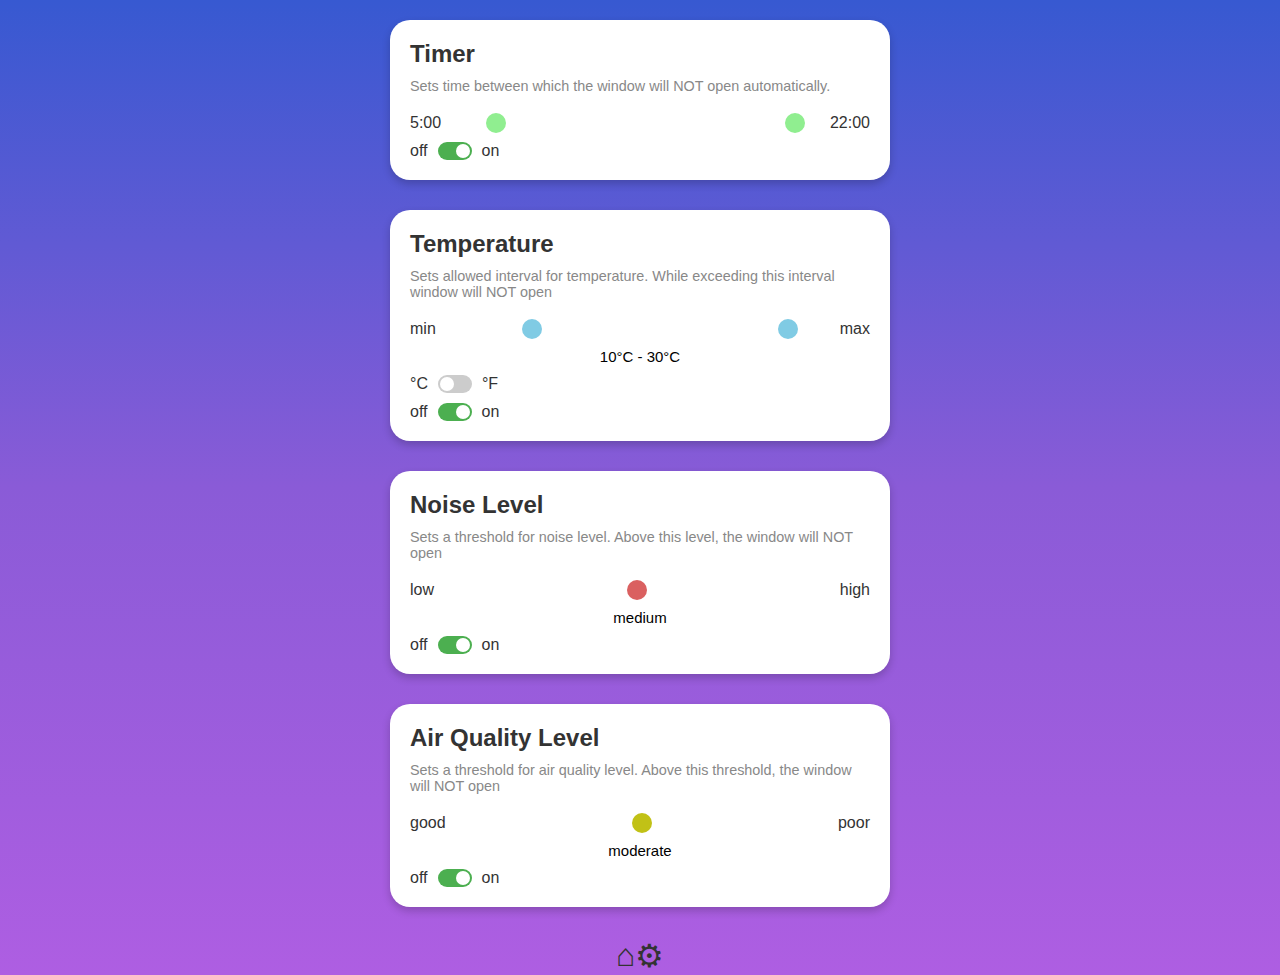
<file: settings_user.html>
<!DOCTYPE html>
<html lang="en">
<head>
    <meta charset="UTF-8">
    <meta name="viewport" content="width=device-width, initial-scale=1.0">
    <title>IoT Control Panel</title>
	<link rel="stylesheet" href="styles.css">
</head>
<body>

    <!-- Timer Control -->
    <div class="container">
        <h2>Timer</h2>
        <p class="description">Sets time between which the window will NOT open automatically.</p>
        <div class="slider-container">
            <span id="timer-start-label" class="slider-label">5:00</span>
            <input type="range" min="0" max="24" step="1" value="5" class="slider timer-slider on-left-fill" id="timer-start" oninput="updateTimer()" style="--color: lightgreen;">
            <input type="range" min="0" max="24" step="1" value="22" class="slider timer-slider on-right-fill" id="timer-end" oninput="updateTimer()" style="--color: lightgreen;">
            <span id="timer-end-label" class="slider-label">22:00</span>
        </div>
        <div class="switch-container">
            <span>off</span>
            <label class="switch">
                <input type="checkbox" checked>
                <span class="slider-switch"></span>
            </label>
            <span>on</span>
        </div>
    </div>

    <!-- Temperature Control -->
    <div class="container">
        <h2>Temperature</h2>
        <p class="description">Sets allowed interval for temperature. While exceeding this interval window will NOT open </p>
        <div class="slider-container">
            <span class="slider-label">min</span>
            <input type="range" min="-15" max="40" value="10" class="slider temp-slider on-right-fill" id="temperature-min" oninput="updateTemperature()" style="--color: lightblue;">
            <input type="range" min="-15" max="40" value="30" class="slider temp-slider on-left-fill" id="temperature-max" oninput="updateTemperature()" style="--color: lightblue;">
            <span class="slider-label">max</span>
        </div>        
        <div class="center-label medium-label"><span id="temp-display">10°C - 30°C</span></div>
        <div class="switch-container">
            <span>°C</span>
            <label class="switch">
                <input type="checkbox" id="temp-toggle" onchange="toggleTemperatureUnit()">
                <span class="slider-switch"></span>
            </label>
            <span>°F</span>
        </div>
        <div class="switch-container">
            <span>off</span>
            <label class="switch">
                <input type="checkbox" checked>
                <span class="slider-switch"></span>
            </label>
            <span>on</span>
        </div>
    </div>

    <!-- Noise Level Control -->
    <div class="container">
        <h2>Noise Level</h2>
        <p class="description">Sets a threshold for noise level. Above this level, the window will NOT open</p>
        <div class="slider-container">
            <span class="slider-label">low</span>
            <input type="range" min="0" max="2" step="1" value="1" class="slider noise-slider on-left-fill" id="noise" oninput="updateNoiseLevel()" style="--color: lightcoral;">
            <span class="slider-label">high</span>
        </div>
        <div class="center-label medium-label">medium</div>
        <div class="switch-container">
            <span>off</span>
            <label class="switch">
                <input type="checkbox" checked>
                <span class="slider-switch"></span>
            </label>
            <span>on</span>
        </div>
    </div>

    <!-- Air Quality Control -->
    <div class="container">
        <h2>Air Quality Level</h2>
        <p class="description">Sets a threshold for air quality level. Above this threshold, the window will NOT open</p>
        <div class="slider-container">
            <span class="slider-label">good</span>
            <input type="range" min="0" max="2" step="1" value="1" class="slider airquality-slider on-left-fill" id="airquality" oninput="updateAirQuality()" style="--color: rgb(193, 193, 22);">
            <span class="slider-label">poor</span>
        </div>
        <div class="center-label medium-label">moderate</div>
        <div class="switch-container">
            <span>off</span>
            <label class="switch">
                <input type="checkbox" checked>
                <span class="slider-switch"></span>
            </label>
            <span>on</span>
        </div>
    </div>

    <div class="footer">
        <span class="footer-icon">&#8962;</span>
        <span class="footer-icon">&#9881;</span>
    </div>

    <script>
        function updateTimer() {
            const start = document.getElementById("timer-start");
            const end = document.getElementById("timer-end");

            // Prevent sliders from overlapping
            if (parseInt(start.value) >= parseInt(end.value)) {
                start.value = end.value - 1;
            } else if (parseInt(end.value) <= parseInt(start.value)) {
                end.value = parseInt(start.value) + 1;
            }

            document.getElementById("timer-start-label").innerText = `${start.value}:00`;
            document.getElementById("timer-end-label").innerText = `${end.value}:00`;

            // Update left color fill for both sliders based on position
            start.style.setProperty("--value", start.value / 24 * 100);
            end.style.setProperty("--value", end.value / 24 * 100);
        }


        function updateTemperature() {
            const tempMinSlider = document.getElementById("temperature-min");
            const tempMaxSlider = document.getElementById("temperature-max");
            const tempToggle = document.getElementById("temp-toggle");
            const tempDisplay = document.getElementById("temp-display");

            const isFahrenheit = tempToggle.checked;

            // Ensure the min slider doesn't exceed the max slider and vice versa
            if (parseInt(tempMinSlider.value) >= parseInt(tempMaxSlider.value)) {
                tempMinSlider.value = tempMaxSlider.value - 1;
            } else if (parseInt(tempMaxSlider.value) <= parseInt(tempMinSlider.value)) {
                tempMaxSlider.value = parseInt(tempMinSlider.value) + 1;
            }

            // Convert temperatures to Fahrenheit if needed
            const minTempValue = isFahrenheit ? (tempMinSlider.value * 9/5 + 32).toFixed(1) + '°F' : tempMinSlider.value + '°C';
            const maxTempValue = isFahrenheit ? (tempMaxSlider.value * 9/5 + 32).toFixed(1) + '°F' : tempMaxSlider.value + '°C';

            // Display the min and max temperature
            tempDisplay.innerText = `${minTempValue} - ${maxTempValue}`;

            // Set the fill value for each slider
            const minPercentage = (tempMinSlider.value - tempMinSlider.min) / (tempMinSlider.max - tempMinSlider.min) * 100;
            const maxPercentage = (tempMaxSlider.value - tempMaxSlider.min) / (tempMaxSlider.max - tempMaxSlider.min) * 100;

            tempMinSlider.style.setProperty("--value", minPercentage);
            tempMaxSlider.style.setProperty("--value", maxPercentage);
        }


        function toggleTemperatureUnit() {
            updateTemperature();
        }

        function updateNoiseLevel() {
            const noiseLevels = ["low", "medium", "high"];
            const noiseSlider = document.getElementById("noise");
            noiseSlider.style.setProperty("--value", noiseSlider.value / 2 * 100);
        }

        function updateAirQuality() {
            const airQualitySlider = document.getElementById("airquality");
            airQualitySlider.style.setProperty("--value", airQualitySlider.value / 2 * 100);
        }
    </script>
</body>
</html>
</file>
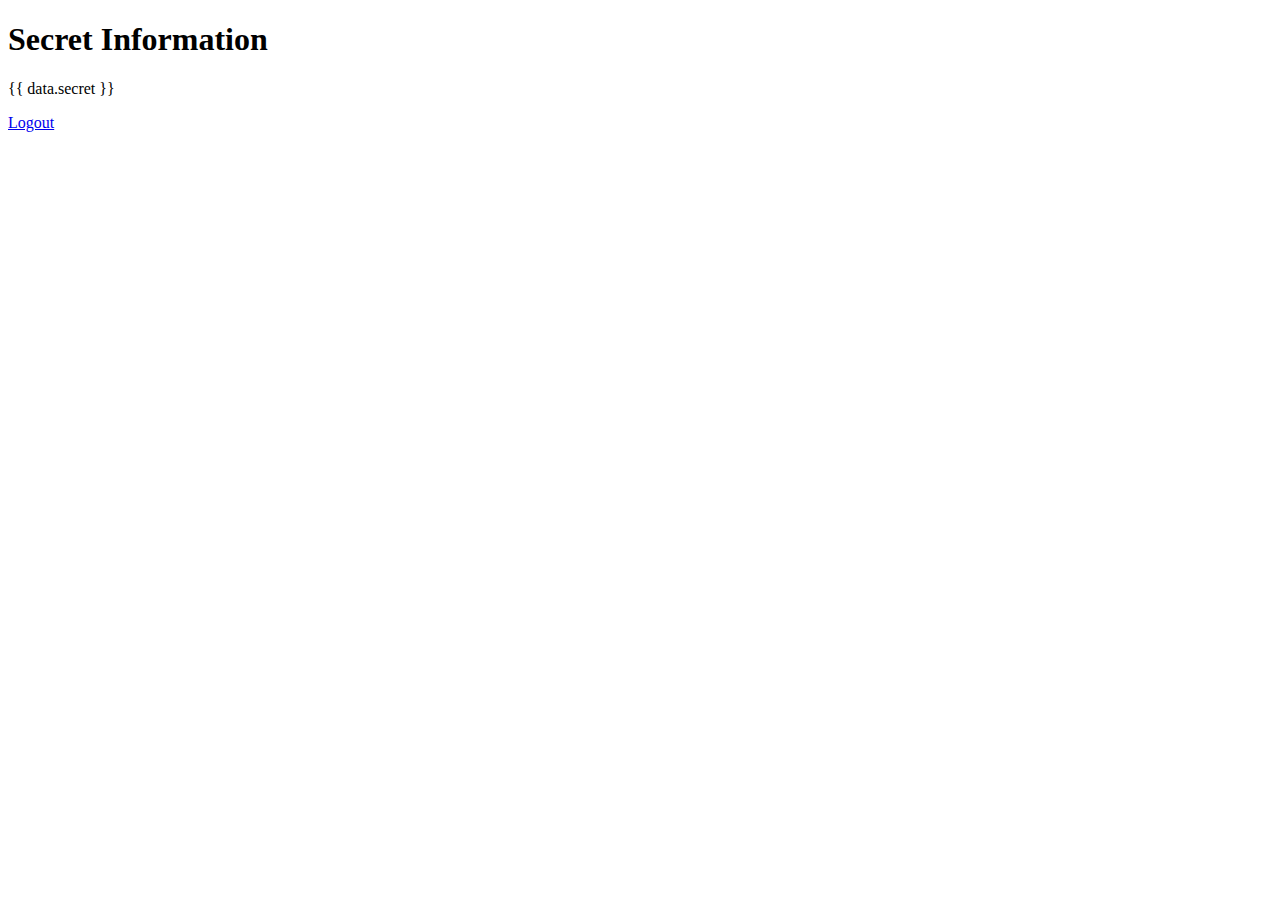
<file: templates/secret.html>
<!DOCTYPE html>
<html lang="en">
<head>
    <meta charset="UTF-8">
    <meta name="viewport" content="width=device-width, initial-scale=1.0">
    <title>Secret Information</title>
</head>
<body>
    <h1>Secret Information</h1>
    <p>{{ data.secret }}</p>
    <a href="/logout">Logout</a>
</body>
</html>
</file>
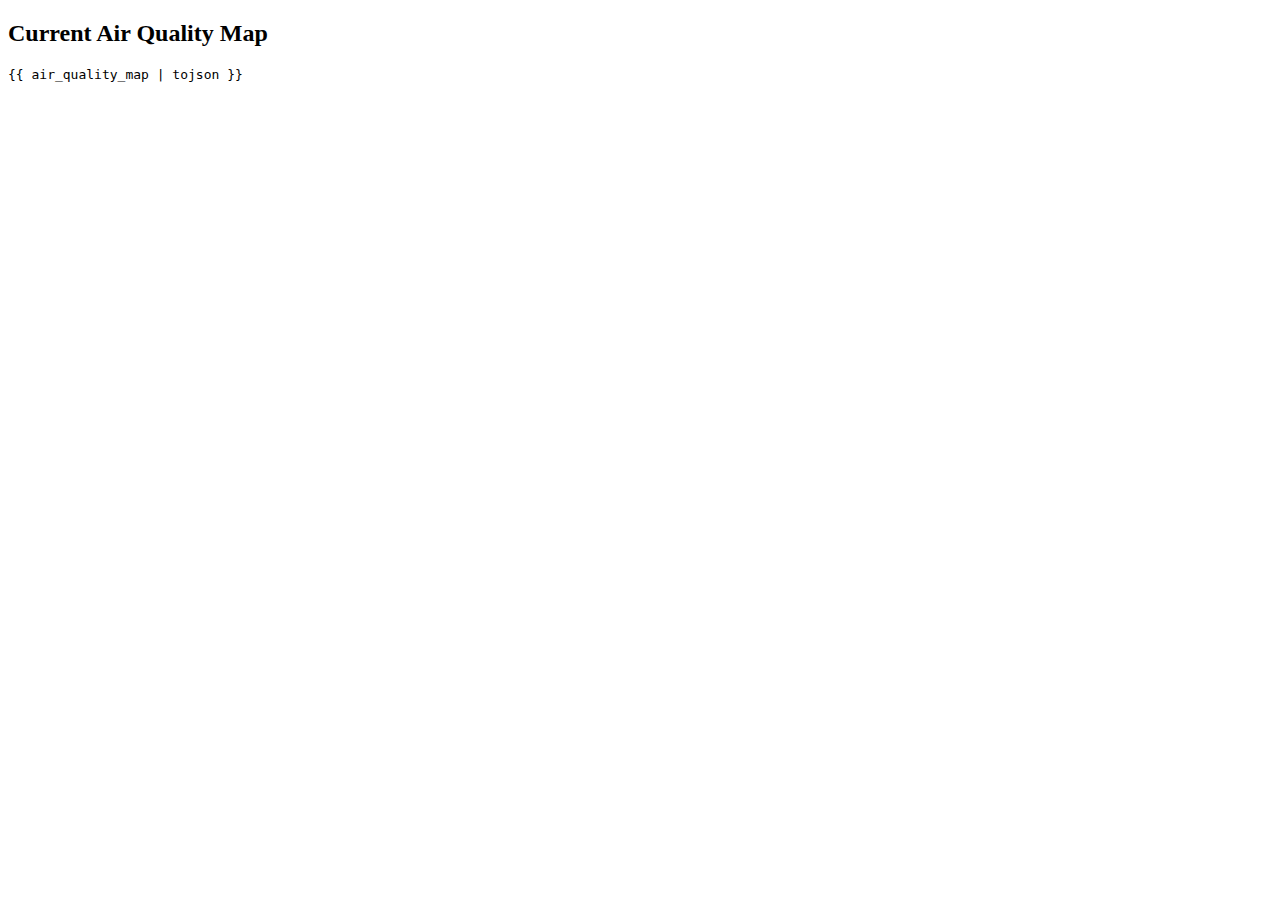
<file: templates/set_air_quality_map.html>
<!DOCTYPE html>
<html lang="en">
<head>
    <meta charset="UTF-8">
    <meta name="viewport" content="width=device-width, initial-scale=1.0">
    <title>Air Quality Map</title>
</head>
<body>
    <h2>Current Air Quality Map</h2>
    <pre>{{ air_quality_map | tojson }}</pre>
</body>
</html>
</file>
<file: styles.css>
:root { /* Tutaj dodawaj globalne custom kolory */
    --poorQuality: #F08080;  /* Twoj czerwony z NoiseLevel */
    --moderateQaulity: rgb(193, 193, 22); /* Twoj zoltawy z Air Quality */
    --goodQuality: #90EE90; /* Twoj zielony z suwakow */
    --err: #8B0000; /* Kolor dla erroru idk, na razie  ciemny red*/
	
    --youdeadTemp: #D7D7FF;
    --veryLowTemp: #00FFFF;
    --coldTemp: #0000FF;
    --moderateTemp: #00FF7F;
    --highTemp: #FFFF00;
    --veryHighTemp: #FF0000;
}
* {
	box-sizing: border-box;
	font-family: Arial, sans-serif;
}
body {
	margin: 0;
	background: linear-gradient(to bottom, #3759D1, #8A5BD7, #AE5EE2);
	display: flex;
	flex-direction: column;
	align-items: center;
	color: #333;
	min-height: 100vh;
	height: auto;
}
.container {
	width: 90%;
	max-width: 500px;
	margin-top: 20px;
	background: #FFF;
	border-radius: 20px;
	box-shadow: 0 4px 8px rgba(0, 0, 0, 0.2);
	overflow: hidden;
	padding: 20px;
	margin-bottom: 10px;
}
h2 {
	margin: 0;
	font-size: 1.5em;
	color: #333;
}
.description {
	font-size: 0.9em;
	color: #888;
	margin: 10px 0 20px;
}
.slider-container {
	display: flex;
	align-items: center;
	gap: 10px;
}
.slider-label {
	font-size: 1em;

.temp-slider {
	-webkit-appearance: none;
	width: 100%;
	height: 6px;
	border-radius: 5px;
	background: #ddd;
	outline: none;
	opacity: 0.7;
	transition: opacity .2s;
}

}
.slider {
	-webkit-appearance: none;
	appearance: none;
	width: 100%;
	height: 8px;
	border-radius: 5px;
	background: #ddd;
	outline: none;
}
.slider::-webkit-slider-thumb {
	-webkit-appearance: none;
	appearance: none;
	width: 20px;
	height: 20px;
	border-radius: 50%;
	cursor: pointer;
}
.timer-slider::-webkit-slider-thumb { background-color: lightgreen; }
.temp-slider::-webkit-slider-thumb { background-color: rgb(128, 203, 228); }
.temp-slider.on-left-fill {
	background: linear-gradient(to right, var(--color) calc(var(--value) * 1%), #ddd 0);
}

.temp-slider.on-right-fill {
	background: linear-gradient(to left, var(--color) calc(100% - var(--value)* 1%), #ddd 0);
}


.noise-slider::-webkit-slider-thumb { background-color: rgb(218, 96, 96); }
.airquality-slider::-webkit-slider-thumb { background-color: rgb(193, 193, 22); }

.slider.on-left-fill {
	background: linear-gradient(to right, var(--color) calc(var(--value) * 1%), #ddd 0);
}

.slider.on-right-fill {
	background: linear-gradient(to left, var(--color) calc(100% - var(--value)* 1%), #ddd 0);
}

.switch-container {
	display: flex;
	align-items: center;
	margin-top: 10px;
}
.switch {
	position: relative;
	display: inline-block;
	width: 34px;
	height: 18px;
	margin: 0 10px;
}
.switch input {
	opacity: 0;
	width: 0;
	height: 0;
}
.slider-switch {
	position: absolute;
	cursor: pointer;
	top: 0;
	left: 0;
	right: 0;
	bottom: 0;
	background-color: #ccc;
	transition: 0.4s;
	border-radius: 34px;
}
.slider-switch:before {
	position: absolute;
	content: "";
	height: 14px;
	width: 14px;
	left: 2px;
	bottom: 2px;
	background-color: white;
	transition: 0.4s;
	border-radius: 50%;
}
input:checked + .slider-switch {
	background-color: #4CAF50;
}
input:checked + .slider-switch:before {
	transform: translateX(16px);
}
.footer {
	display: flex;
	justify-content: space-around;
	margin-top: 20px;
}
.footer-icon {
	font-size: 2em;
	color: #333;
}
.center-label {
	display: flex;
	justify-content: center;
	font-size: 0.9em;
	color: #666;
	margin-top: -10px;
}
.center-label.bigger {
	font-size: 1.5em;
	font-weight: bold;
}
.medium-label {
	color: black; /* Set text color to black */
	margin-top: 10px; /* Adjust this value to move it lower on the page */
	font-size: 15px; /* Optional: Adjust font size as needed */
	text-align: center; /* Optional: Center align the text */
}
</file>
